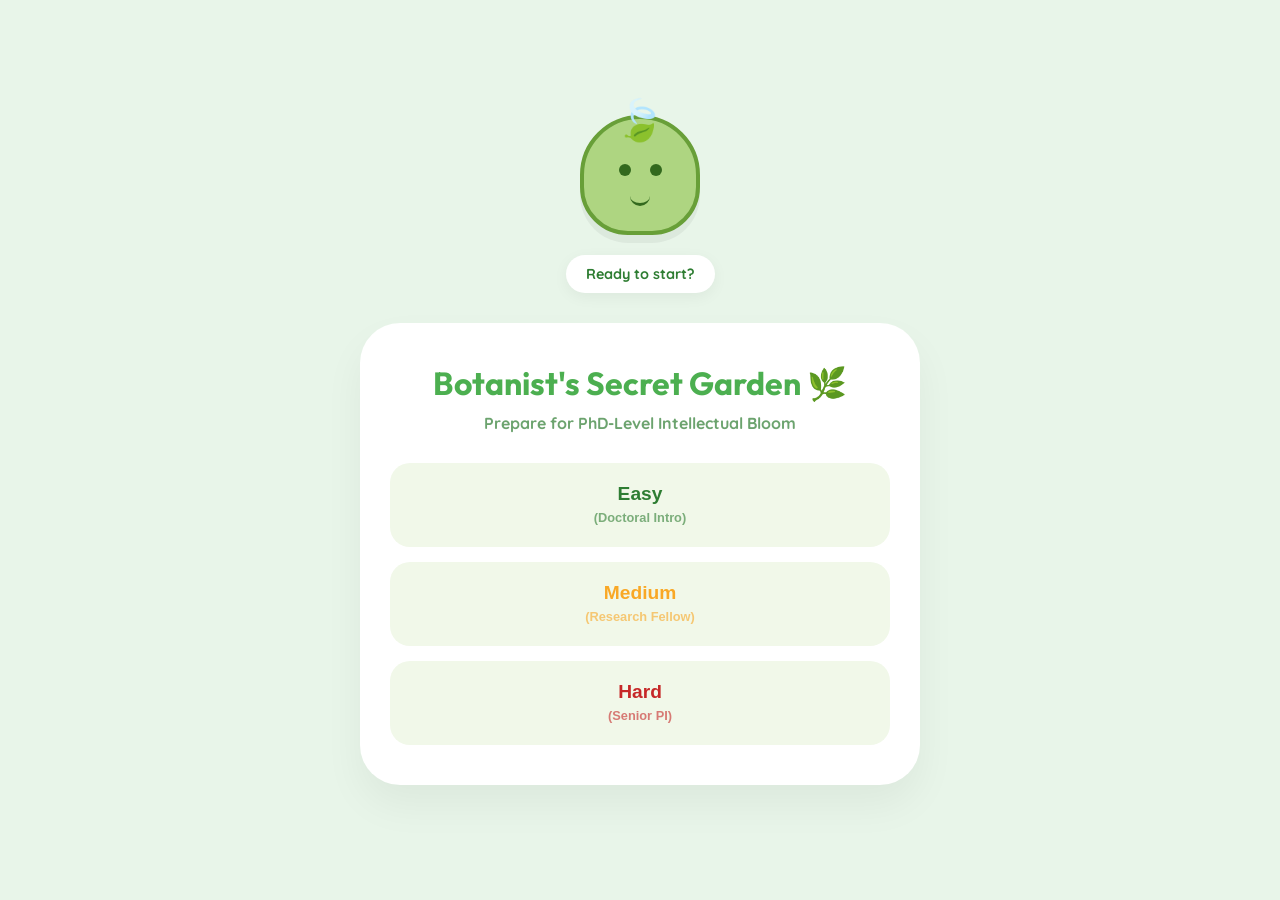
<file: s/botany-quiz-4x7p/index.html>
<!DOCTYPE html>
<html lang="en">

<head>
    <meta charset="UTF-8">
    <meta name="viewport" content="width=device-width, initial-scale=1.0, maximum-scale=1.0, user-scalable=no">
    <title>The Botanist's Exam 🌸</title>
    <link href="https://fonts.googleapis.com/css2?family=Outfit:wght@600&family=Quicksand:wght@500;700&display=swap"
        rel="stylesheet">
    <link rel="stylesheet" href="style.css">
</head>

<body class="theme-neutral">
    <div id="game-container">
        <!-- Character Display Section -->
        <div id="character-section" class="character-area">
            <div id="main-character" class="character-sprout">
                <div class="eyes"></div>
                <div class="mouth"></div>
                <div class="accessory"></div>
            </div>
            <div id="feedback-text" class="feedback-bubble">Ready to start?</div>
        </div>

        <!-- Start/Difficulty Screen -->
        <div id="start-screen" class="screen">
            <h1 class="title">Botanist's Secret Garden 🌿</h1>
            <p class="subtitle">Prepare for PhD-Level Intellectual Bloom</p>
            <div class="difficulty-picker">
                <button class="diff-btn easy" onclick="startGame('EASY')">Easy<br><span>(Doctoral Intro)</span></button>
                <button class="diff-btn medium" onclick="startGame('MEDIUM')">Medium<br><span>(Research
                        Fellow)</span></button>
                <button class="diff-btn hard" onclick="startGame('HARD')">Hard<br><span>(Senior PI)</span></button>
            </div>
        </div>

        <!-- Quiz Screen -->
        <div id="quiz-screen" class="screen hidden">
            <div class="quiz-header">
                <span id="progress-text">Question 1</span>
                <span id="score-text">Score: 0</span>
            </div>
            <div id="question-container">
                <h2 id="question-text">Loading question...</h2>
                <div id="options-container" class="options-grid">
                    <!-- Options injected here -->
                </div>
            </div>
        </div>

        <!-- Results Screen -->
        <div id="results-screen" class="screen hidden">
            <h1 class="final-title">Research Concluded!</h1>
            <div class="final-score-area">
                <span id="final-score-val">0</span>
                <span></span>
            </div>
            <p id="rank-text"></p>
            <button class="reset-btn" onclick="location.reload()">Return to Lab 🧪</button>
        </div>
    </div>

    <!-- Background Elements -->
    <div id="particles-container"></div>

    <script src="main.js"></script>
</body>

</html>
</file>
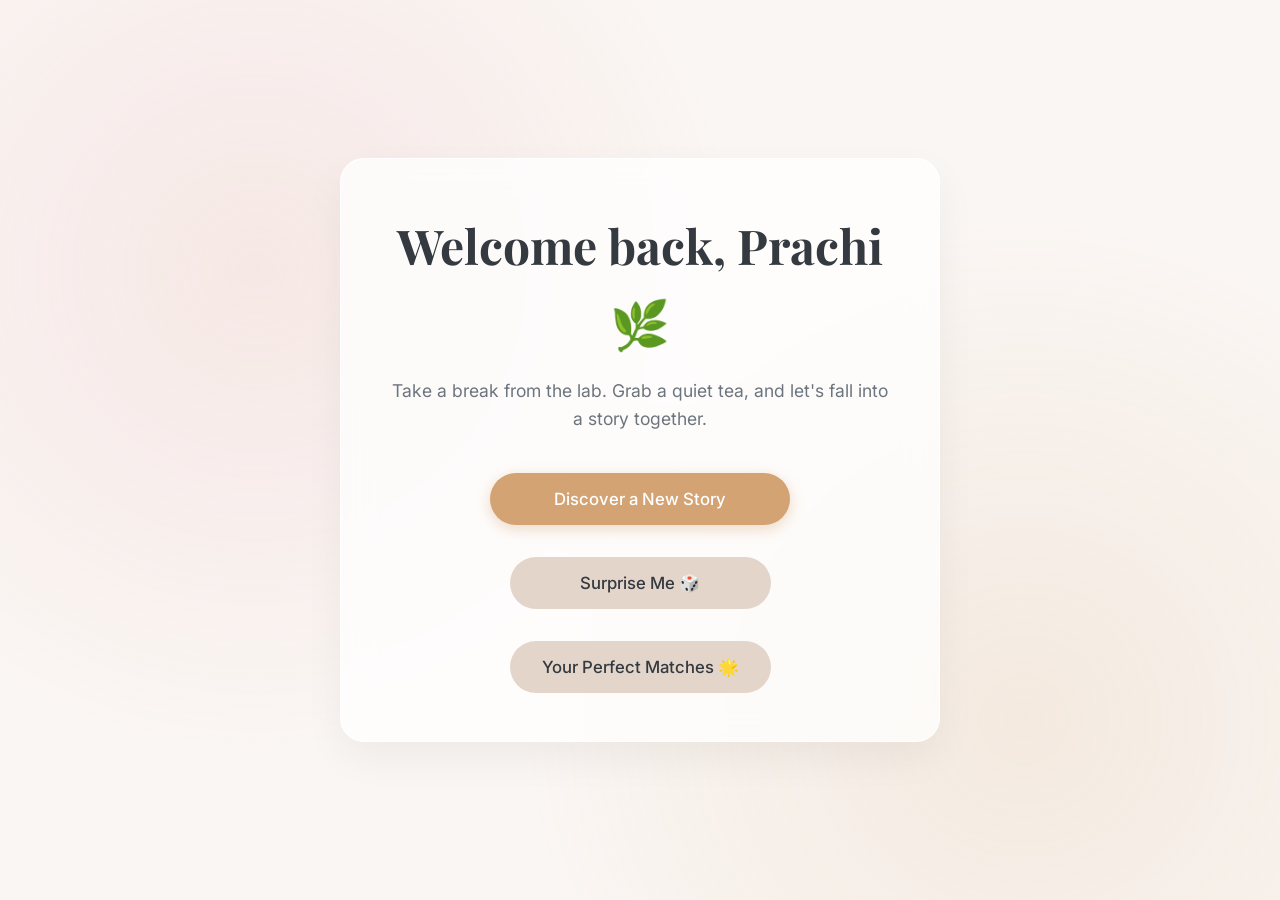
<file: s/novel-reader/index.html>
<!DOCTYPE html>
<html lang="en">

<head>
    <meta charset="UTF-8">
    <meta name="viewport" content="width=device-width, initial-scale=1.0">
    <title>A Lovely Reader</title>
    <link rel="preconnect" href="https://fonts.googleapis.com">
    <link rel="preconnect" href="https://fonts.gstatic.com" crossorigin>
    <link
        href="https://fonts.googleapis.com/css2?family=Inter:wght@300;400;500;600&family=Playfair+Display:ital,wght@0,400;0,500;0,600;1,400&display=swap"
        rel="stylesheet">
    <link rel="stylesheet" href="css/theme.css?v=2">
    <link rel="stylesheet" href="css/quiz.css?v=2">
    <link rel="stylesheet" href="css/reader.css?v=2">
</head>

<body>
    <!-- Floating Background Particles (Theme Element) -->
    <div class="background-particles" id="particles-container"></div>

    <!-- App Container -->
    <main class="app-container">

        <!-- View 1: Welcome & Landing -->
        <section id="view-welcome" class="view active">
            <div class="glass-card welcome-card">
                <h1 class="welcome-title">Welcome back, Prachi 🌿</h1>
                <p class="welcome-subtitle">Take a break from the lab. Grab a quiet tea, and let's fall into a story together.</p>
                <div class="welcome-actions">
                    <button id="btn-start-fresh" class="btn btn-primary">Discover a New Story</button>
                    <div class="welcome-actions">
                        <button id="btn-continue" class="btn btn-secondary hidden">Continue Reading</button>
                        <button id="btn-surprise-me" class="btn btn-secondary">Surprise Me 🎲</button>
                        <button id="btn-skip-quiz" class="btn btn-secondary">Your Perfect Matches 🌟</button>
                    </div>
                </div>
            </div>
        </section>

        <!-- View 2: Quiz Flow -->
        <section id="view-quiz" class="view hidden">
            <div class="glass-card quiz-card">
                <div class="quiz-header">
                    <div class="progress-bar">
                        <div class="progress-fill" id="quiz-progress"></div>
                    </div>
                    <span class="question-tracker" id="quiz-tracker">1 / 4</span>
                </div>
                <div class="quiz-content" id="quiz-content-area">
                    <h2 class="question-text" id="question-text">Loading question...</h2>
                    <div class="options-container" id="options-container">
                        <!-- Options dynamically injected here -->
                    </div>
                </div>
            </div>
        </section>

        <!-- View 3: Recommendation Selection -->
        <section id="view-recommendations" class="view hidden">
            <div class="glass-card recommendations-card">
                <h2 class="section-title">Your Perfect Matches</h2>
                <p class="section-subtitle">Based on your desires, these tales beckon you.</p>

                <div class="novel-list" id="novel-recommendations-list">
                    <!-- Recommended Novels dynamically injected here -->
                </div>
                <button id="btn-restart-quiz" class="btn btn-text mt-4">Retake Quiz</button>
            </div>
        </section>

        <!-- View 4: The Reader -->
        <section id="view-reader" class="view hidden">
            <div class="reader-header">
                <button id="btn-back-to-menu" class="btn-icon" aria-label="Back to Menu">
                    <svg width="24" height="24" viewBox="0 0 24 24" fill="none" class="icon" stroke="currentColor"
                        stroke-width="2" stroke-linecap="round" stroke-linejoin="round">
                        <line x1="19" y1="12" x2="5" y2="12"></line>
                        <polyline points="12 19 5 12 12 5"></polyline>
                    </svg>
                </button>
                <span class="reader-novel-title" id="reader-title">Novel Title</span>
                <div class="reader-settings">
                    <span class="reader-page-indicator" id="reader-page-info">Page 1</span>
                </div>
            </div>

            <div class="reader-body">
                <div class="page-container" id="page-container">
                    <div class="page-content active-page" id="page-text">
                        Loading story...
                    </div>
                </div>
            </div>

            <div class="reader-controls">
                <button id="btn-prev-page" class="btn-nav" disabled>Previous</button>
                <button id="btn-next-page" class="btn-nav">Next page</button>
            </div>
        </section>

    </main>

    <script type="module" src="js/main.js"></script>
</body>

</html>
</file>
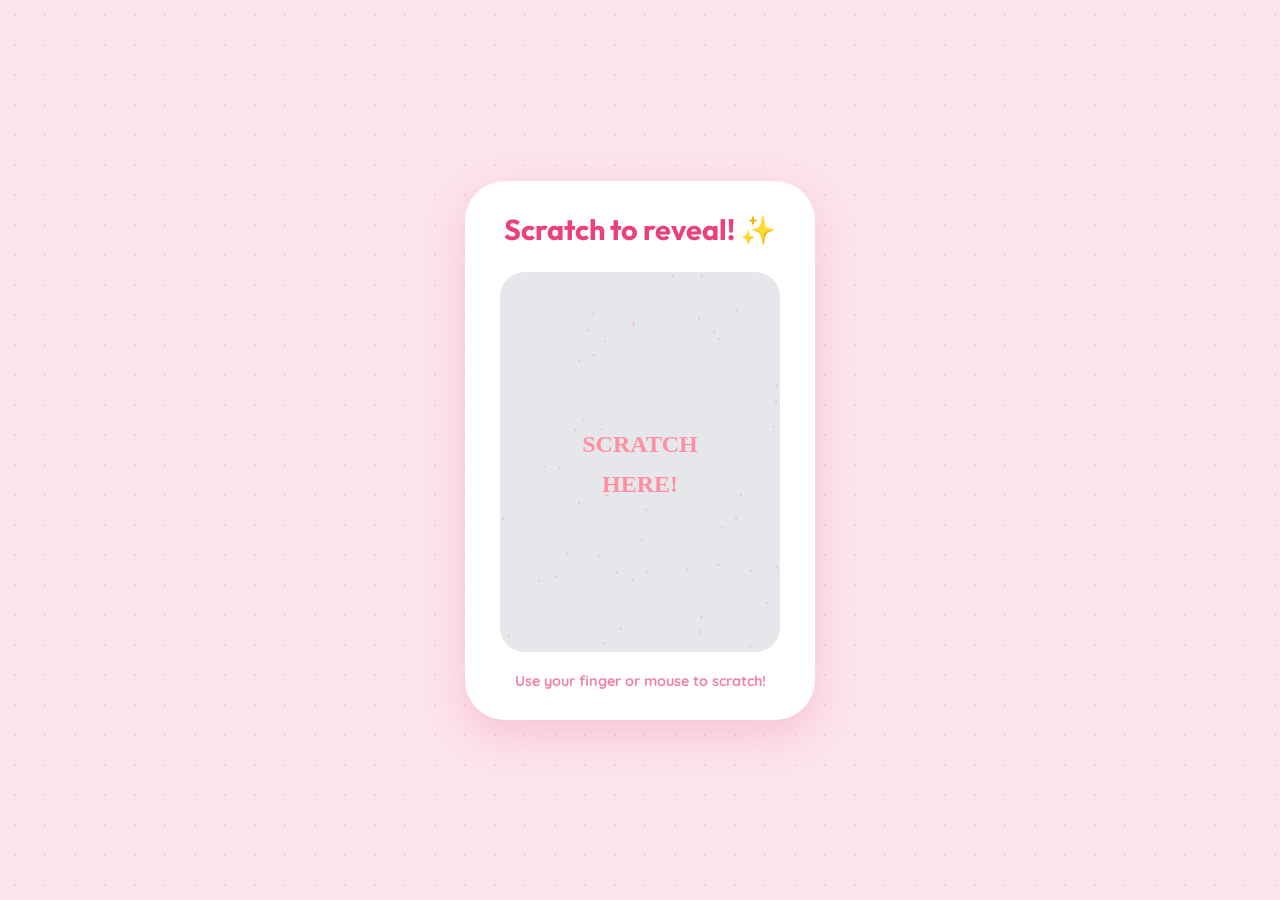
<file: s/secret-msg-4v9x/index.html>
<!DOCTYPE html>
<html lang="en">

<head>
    <meta charset="UTF-8">
    <meta name="viewport" content="width=device-width, initial-scale=1.0, maximum-scale=1.0, user-scalable=no">
    <title>A Secret for You!</title>
    <link href="https://fonts.googleapis.com/css2?family=Quicksand:wght@500;700&family=Outfit:wght@600&display=swap"
        rel="stylesheet">
    <link rel="stylesheet" href="style.css">
</head>

<body>
    <div class="background-decor"></div>

    <div class="card-container">
        <h1 class="title">Scratch to reveal! ✨</h1>

        <div class="scratch-card">
            <!-- Hidden Content (Layer Underneath) -->
            <div class="hidden-content">
                <div class="content-wrapper">
                    <span class="emoji">🎁</span>
                    <h2 class="reveal-title">Special Voucher</h2>
                    <p class="reveal-text">"Good for one Coffee Date & Infinite Hugs!"</p>
                    <p class="reveal-subtext">Valid Forever ❤️</p>
                </div>
            </div>

            <!-- The Scratch Layer (Canvas) -->
            <canvas id="scratch-canvas"></canvas>
        </div>

        <p class="instruction">Use your finger or mouse to scratch!</p>
    </div>

    <script src="main.js"></script>
</body>

</html>
</file>
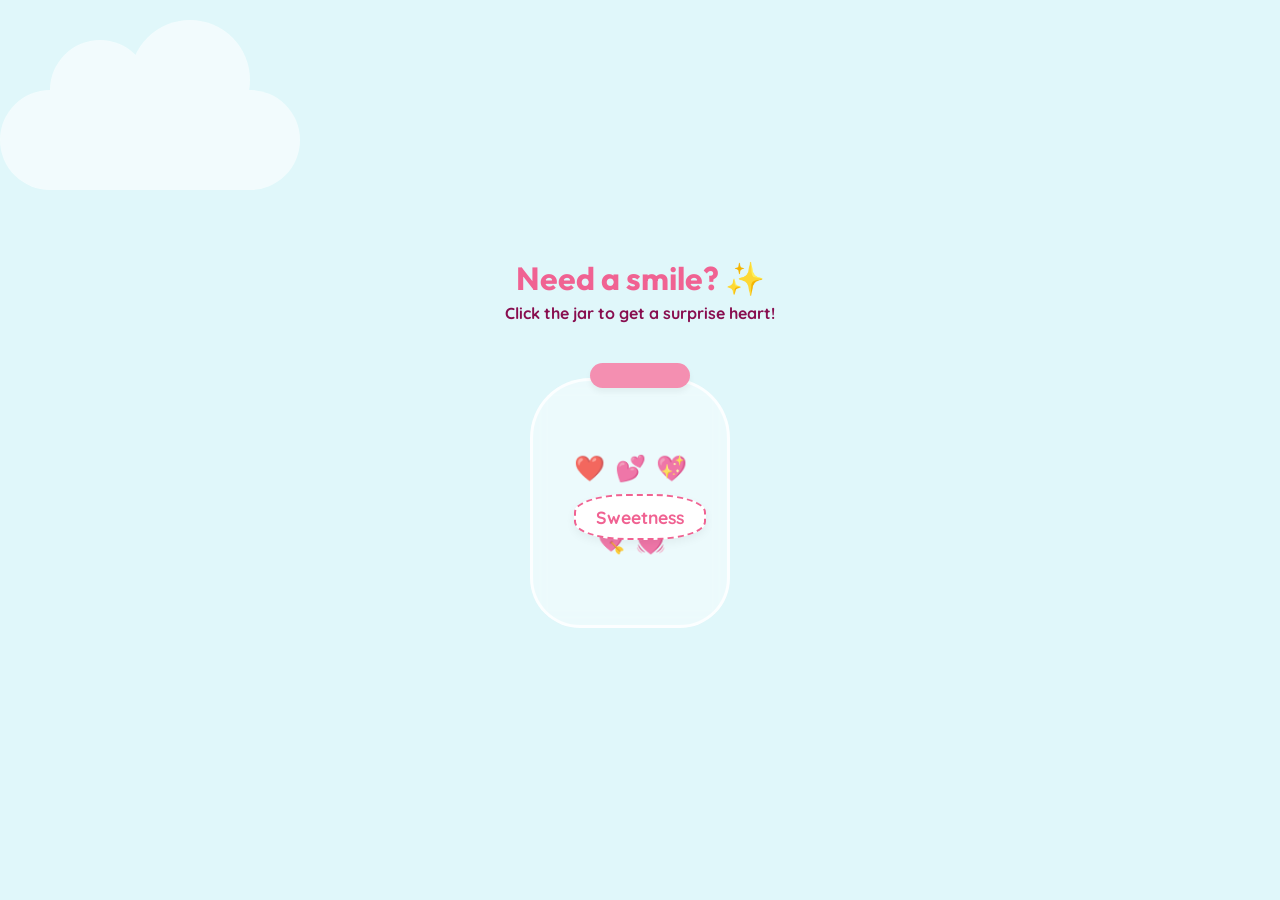
<file: s/sweet-jar-5n7m/index.html>
<!DOCTYPE html>
<html lang="en">

<head>
    <meta charset="UTF-8">
    <meta name="viewport" content="width=device-width, initial-scale=1.0, maximum-scale=1.0, user-scalable=no">
    <title>A Jar Full of Smiles!</title>
    <link href="https://fonts.googleapis.com/css2?family=Outfit:wght@600&family=Quicksand:wght@500;700&display=swap"
        rel="stylesheet">
    <link rel="stylesheet" href="style.css">
</head>

<body>
    <div class="sky-bg">
        <div class="cloud cloud1"></div>
        <div class="cloud cloud2"></div>
    </div>

    <div class="jar-wrapper">
        <h1 class="title">Need a smile? ✨</h1>
        <p class="subtitle">Click the jar to get a surprise heart!</p>

        <div id="jar" class="jar">
            <div class="jar-top"></div>
            <div class="jar-body">
                <!-- Tiny hearts inside the jar -->
                <div class="mini-heart">❤️</div>
                <div class="mini-heart">💕</div>
                <div class="mini-heart">💖</div>
                <div class="mini-heart">💘</div>
                <div class="mini-heart">💓</div>
            </div>
            <div class="label">Sweetness</div>
        </div>

        <div id="heart-container"></div>
    </div>

    <script src="main.js"></script>
</body>

</html>
</file>
<file: s/botany-quiz-4x7p/style.css>
:root {
    --neutral-bg: #e8f5e9;
    --positive-bg: #fff9c4;
    --negative-bg: #cfd8dc;

    --primary: #4caf50;
    --accent: #ffeb3b;
    --error: #ef5350;
    --text: #2e7d32;
    --white: #ffffff;
}

* {
    box-sizing: border-box;
    margin: 0;
    padding: 0;
    -webkit-tap-highlight-color: transparent;
}

body {
    transition: background-color 0.8s ease, filter 0.5s ease;
    font-family: 'Quicksand', sans-serif;
    height: 100vh;
    display: flex;
    justify-content: center;
    align-items: center;
    overflow: hidden;
    color: var(--text);
}

body.theme-neutral {
    background-color: var(--neutral-bg);
}

body.theme-positive {
    background-color: var(--positive-bg);
}

body.theme-negative {
    background-color: var(--negative-bg);
    filter: grayscale(0.4);
}

#game-container {
    width: 100%;
    max-width: 600px;
    padding: 20px;
    z-index: 10;
    display: flex;
    flex-direction: column;
    align-items: center;
}

/* --- Character Area --- */
.character-area {
    margin-bottom: 30px;
    display: flex;
    flex-direction: column;
    align-items: center;
    position: relative;
}

.character-sprout {
    width: 120px;
    height: 120px;
    background: #aed581;
    border-radius: 50% 50% 40% 40%;
    position: relative;
    border: 4px solid #689f38;
    box-shadow: 0 8px 0 rgba(0, 0, 0, 0.05);
    transition: all 0.5s cubic-bezier(0.175, 0.885, 0.32, 1.275);
    animation: idle 3s infinite ease-in-out;
}

.character-sprout::before {
    /* Leaf on top */
    content: '🍃';
    position: absolute;
    top: -25px;
    left: 50%;
    transform: translateX(-50%);
    font-size: 2.5rem;
}

.character-sprout .eyes {
    position: absolute;
    top: 40%;
    left: 0;
    width: 100%;
    display: flex;
    justify-content: space-around;
    padding: 0 25px;
}

.character-sprout .eyes::before,
.character-sprout .eyes::after {
    content: '';
    width: 12px;
    height: 12px;
    background: #33691e;
    border-radius: 50%;
}

.character-sprout .mouth {
    position: absolute;
    bottom: 25px;
    left: 50%;
    transform: translateX(-50%);
    width: 20px;
    height: 10px;
    border-bottom: 3px solid #33691e;
    border-radius: 0 0 10px 10px;
}

/* States */
.happy .character-sprout {
    background: #d4e157;
    transform: scale(1.1) rotate(5deg);
}

.happy .character-sprout .mouth {
    height: 15px;
    background: #33691e;
    border-radius: 50% 50% 10% 10%;
    border: none;
}

.sad .character-sprout {
    background: #90a4ae;
    transform: scale(0.9) rotate(-10deg);
    filter: contrast(0.8);
}

.sad .character-sprout .mouth {
    border-bottom: none;
    border-top: 3px solid #37474f;
    border-radius: 10px 10px 0 0;
}

.sad .character-sprout::before {
    content: '🍂';
}

.feedback-bubble {
    margin-top: 20px;
    background: var(--white);
    padding: 10px 20px;
    border-radius: 20px;
    font-weight: 700;
    box-shadow: 0 4px 15px rgba(0, 0, 0, 0.05);
    position: relative;
    font-size: 0.9rem;
}

/* --- Screens --- */
.screen {
    width: 100%;
    background: var(--white);
    padding: 40px 30px;
    border-radius: 40px;
    box-shadow: 0 20px 40px rgba(0, 0, 0, 0.05);
    text-align: center;
    transition: opacity 0.5s ease;
}

.hidden {
    display: none !important;
    opacity: 0;
}

.title {
    font-family: 'Outfit', sans-serif;
    color: var(--primary);
    margin-bottom: 10px;
}

.subtitle {
    margin-bottom: 30px;
    font-weight: 700;
    opacity: 0.7;
}

/* --- Difficulty Picker --- */
.difficulty-picker {
    display: flex;
    flex-direction: column;
    gap: 15px;
}

.diff-btn {
    padding: 20px;
    border: none;
    border-radius: 20px;
    font-weight: 700;
    font-size: 1.2rem;
    cursor: pointer;
    transition: transform 0.2s, background 0.3s;
    background: #f1f8e9;
}

.diff-btn span {
    font-size: 0.8rem;
    opacity: 0.6;
}

.diff-btn.easy {
    color: #2e7d32;
}

.diff-btn.medium {
    color: #f9a825;
}

.diff-btn.hard {
    color: #c62828;
}

.diff-btn:hover {
    transform: translateY(-3px);
    background: #fff;
    box-shadow: 0 10px 20px rgba(0, 0, 0, 0.05);
}

/* --- Question Area --- */
.quiz-header {
    display: flex;
    justify-content: space-between;
    margin-bottom: 20px;
    font-weight: 700;
    font-size: 0.8rem;
    color: var(--primary);
}

#question-text {
    font-size: 1.2rem;
    margin-bottom: 25px;
    font-family: 'Outfit', sans-serif;
}

.options-grid {
    display: grid;
    gap: 10px;
}

.option-btn {
    padding: 15px;
    background: #f1f8e9;
    border: 2px solid transparent;
    border-radius: 15px;
    cursor: pointer;
    font-weight: 500;
    font-size: 0.9rem;
    transition: all 0.3s;
    text-align: left;
}

.option-btn:hover {
    background: #fff;
    border-color: var(--primary);
}

.option-btn.correct {
    background: #c8e6c9;
    border-color: var(--primary);
    color: #1b5e20;
}

.option-btn.wrong {
    background: #ffcdd2;
    border-color: var(--error);
    color: #b71c1c;
}

/* --- Animations --- */
@keyframes idle {

    0%,
    100% {
        transform: translateY(0);
    }

    50% {
        transform: translateY(-5px);
    }
}

@keyframes shake {

    0%,
    100% {
        transform: translateX(0);
    }

    25% {
        transform: translateX(-5px);
    }

    75% {
        transform: translateX(5px);
    }
}

.shake {
    animation: shake 0.3s linear 3;
}

/* Result screen components */
.final-score-area {
    font-size: 4rem;
    font-family: 'Outfit', sans-serif;
    color: var(--primary);
    margin: 20px 0;
}

.final-score-area span {
    font-size: 2rem;
    opacity: 0.6;
}

.reset-btn {
    background: var(--primary);
    color: white;
    padding: 15px 30px;
    border-radius: 30px;
    border: none;
    cursor: pointer;
    font-size: 1.1rem;
    font-weight: 700;
}
</file>
<file: s/novel-reader/css/theme.css>
/* =========================================
   Theme CSS - Color Tokens & Global Styles
   ========================================= */

:root {
    /* Color Palette - Elegant & Romantic */
    --clr-bg: #FAF6F3;
    --clr-surface: rgba(255, 255, 255, 0.75);
    --clr-surface-border: rgba(255, 255, 255, 0.9);
    --clr-primary: #D4A373;
    /* Warm blush/sand */
    --clr-primary-hover: #C59363;
    --clr-secondary: #E3D5CA;
    --clr-secondary-hover: #D5C5B8;

    --clr-text-main: #343A40;
    --clr-text-muted: #6C757D;
    --clr-text-novel: #2B2B2B;

    --clr-accent: #E5989B;
    /* Sweet soft pink accent */
    --clr-shadow: rgba(0, 0, 0, 0.05);

    /* Typography */
    --font-ui: 'Inter', system-ui, sans-serif;
    --font-roman: 'Playfair Display', serif;

    /* Transitions */
    --transition-fast: 0.2s ease;
    --transition-smooth: 0.4s cubic-bezier(0.25, 0.46, 0.45, 0.94);
}

* {
    margin: 0;
    padding: 0;
    box-sizing: border-box;
}

body {
    background-color: var(--clr-bg);
    color: var(--clr-text-main);
    font-family: var(--font-ui);
    line-height: 1.6;
    overflow-x: hidden;
    min-height: 100vh;
    display: flex;
    justify-content: center;
    align-items: center;
    position: relative;
}

/* --- Floating Background Elements --- */
.background-particles {
    position: fixed;
    top: 0;
    left: 0;
    width: 100vw;
    height: 100vh;
    z-index: -1;
    overflow: hidden;
    pointer-events: none;
    /* Soft glowing gradient blobs */
    background: radial-gradient(circle at 20% 30%, rgba(229, 152, 155, 0.15) 0%, transparent 40%),
        radial-gradient(circle at 80% 80%, rgba(212, 163, 115, 0.15) 0%, transparent 40%);
}

.particle {
    position: absolute;
    border-radius: 50%;
    background-color: rgba(255, 255, 255, 0.4);
    box-shadow: 0 0 10px rgba(255, 255, 255, 0.2);
    animation: float-up linear infinite;
}

@keyframes float-up {
    from {
        transform: translateY(100vh) scale(0.8);
        opacity: 0;
    }

    10% {
        opacity: 1;
    }

    90% {
        opacity: 1;
    }

    to {
        transform: translateY(-20vh) scale(1.2);
        opacity: 0;
    }
}

/* APP SHELL */
.app-container {
    width: 100%;
    max-width: 800px;
    height: 100vh;
    display: flex;
    flex-direction: column;
    justify-content: center;
    position: relative;
}

@media (min-width: 850px) {
    .app-container {
        height: 90vh;
        /* Floating container feeling on desktop */
    }
}

/* View Toggling */
.view {
    display: none;
    width: 100%;
    height: 100%;
    opacity: 0;
    animation: fadeIn var(--transition-smooth) forwards;
}

.view.active {
    display: flex;
    flex-direction: column;
    justify-content: center;
    align-items: center;
}

.view.hidden {
    display: none !important;
}

@keyframes fadeIn {
    from {
        opacity: 0;
        transform: translateY(10px);
    }

    to {
        opacity: 1;
        transform: translateY(0);
    }
}

/* --- Glassmorphism Cards --- */
.glass-card {
    background: var(--clr-surface);
    backdrop-filter: blur(16px);
    -webkit-backdrop-filter: blur(16px);
    border: 1px solid var(--clr-surface-border);
    border-radius: 24px;
    box-shadow: 0 16px 40px var(--clr-shadow);
    padding: 3rem;
    width: 90%;
    max-width: 600px;
    margin: 0 auto;
    text-align: center;
}

/* --- Buttons --- */
.btn {
    font-family: var(--font-ui);
    padding: 1rem 2rem;
    font-size: 1.05rem;
    font-weight: 500;
    border-radius: 50px;
    border: none;
    cursor: pointer;
    transition: all var(--transition-fast);
    outline: none;
    display: inline-flex;
    align-items: center;
    justify-content: center;
    width: 100%;
    max-width: 300px;
}

.btn:active {
    transform: scale(0.98);
}

.btn-primary {
    background-color: var(--clr-primary);
    color: white;
    box-shadow: 0 4px 15px rgba(212, 163, 115, 0.4);
}

.btn-primary:hover {
    background-color: var(--clr-primary-hover);
    box-shadow: 0 6px 20px rgba(212, 163, 115, 0.6);
}

.btn-secondary {
    background-color: var(--clr-secondary);
    color: var(--clr-text-main);
    margin-top: 1rem;
}

.btn-secondary:hover {
    background-color: var(--clr-secondary-hover);
}

.btn-text {
    background: transparent;
    color: var(--clr-text-muted);
    text-decoration: underline;
    text-underline-offset: 4px;
    padding: 0.5rem 1rem;
}

.btn-text:hover {
    color: var(--clr-text-main);
}

.hidden {
    display: none !important;
}

.mt-4 {
    margin-top: 1.5rem;
    flex-shrink: 0;
}

/* --- Welcome View specific --- */
.welcome-title {
    font-family: var(--font-roman);
    font-size: 3rem;
    color: var(--clr-text-main);
    margin-bottom: 1rem;
}

.welcome-subtitle {
    font-size: 1.1rem;
    color: var(--clr-text-muted);
    margin-bottom: 2.5rem;
}

.welcome-actions {
    display: flex;
    flex-direction: column;
    align-items: center;
    gap: 1rem;
}
</file>
<file: s/novel-reader/css/quiz.css>
/* =========================================
   Quiz styles - For MCQ flow
   ========================================= */

/* Overriding default glass-card for quiz specifics */
.quiz-card {
    display: flex;
    flex-direction: column;
    padding: 2.5rem;
    position: relative;
    overflow: hidden;
}

/* Progress bar header */
.quiz-header {
    display: flex;
    align-items: center;
    justify-content: space-between;
    margin-bottom: 2rem;
}

.progress-bar {
    width: 80%;
    height: 6px;
    background-color: var(--clr-secondary);
    border-radius: 4px;
    overflow: hidden;
    position: relative;
}

.progress-fill {
    position: absolute;
    top: 0;
    left: 0;
    bottom: 0;
    width: 0%;
    /* Dynamic via JS */
    background-color: var(--clr-primary);
    border-radius: 4px;
    transition: width 0.6s cubic-bezier(0.85, 0, 0.15, 1);
}

.question-tracker {
    font-size: 0.9rem;
    font-weight: 600;
    color: var(--clr-text-muted);
}

/* Question Area */
.quiz-content {
    display: flex;
    flex-direction: column;
    text-align: left;
    min-height: 250px;
    opacity: 1;
    transition: opacity 0.3s ease;
}

.quiz-content.fade-out {
    opacity: 0;
}

.question-text {
    font-family: var(--font-roman);
    font-size: 2rem;
    color: var(--clr-text-main);
    margin-bottom: 2rem;
    line-height: 1.3;
}

/* Option Buttons */
.options-container {
    display: flex;
    flex-direction: column;
    gap: 1rem;
}

.btn-option {
    background-color: transparent;
    border: 1px solid var(--clr-secondary);
    border-radius: 16px;
    padding: 1.25rem 1.5rem;
    font-size: 1.1rem;
    font-family: var(--font-ui);
    color: var(--clr-text-main);
    text-align: left;
    cursor: pointer;
    transition: all 0.3s cubic-bezier(0.25, 0.46, 0.45, 0.94);
    box-shadow: 0 4px 6px transparent;
}

.btn-option:hover {
    background-color: var(--clr-surface);
    border-color: var(--clr-primary);
    transform: translateX(6px);
    box-shadow: -4px 4px 15px rgba(212, 163, 115, 0.1);
}

.btn-option:active {
    transform: translateX(4px) scale(0.98);
}

/* --- Recommendation Selection View --- */
.recommendations-card {
    padding: 3rem;
    max-height: 90vh;
    /* Adjust for padding/margins */
    overflow-y: auto;
    box-sizing: border-box;
    /* Soft scrollbar for elegance */
    scrollbar-width: thin;
    scrollbar-color: var(--clr-secondary) transparent;
}

.section-title {
    font-family: var(--font-roman);
    font-size: 2.5rem;
    margin-bottom: 0.5rem;
}

.section-subtitle {
    font-size: 1.05rem;
    color: var(--clr-text-muted);
    margin-bottom: 2.5rem;
}

.novel-list {
    display: grid;
    grid-template-columns: 1fr;
    gap: 1.5rem;
    text-align: left;
}

@media (min-width: 600px) {

    /* If exactly two options are shown, this grid looks great */
    .novel-list {
        grid-template-columns: 1fr 1fr;
    }
}

.novel-item {
    background: var(--clr-bg);
    border: 1px solid var(--clr-secondary);
    border-radius: 16px;
    padding: 1.5rem;
    cursor: pointer;
    transition: all 0.3s ease;
    display: flex;
    flex-direction: column;
    justify-content: center;
    position: relative;
    overflow: hidden;
}

.novel-item:hover {
    border-color: var(--clr-primary);
    box-shadow: 0 8px 25px rgba(212, 163, 115, 0.15);
    transform: translateY(-4px);
}

.novel-title {
    font-family: var(--font-roman);
    font-size: 1.4rem;
    font-weight: 600;
    margin-bottom: 0.25rem;
    color: var(--clr-text-main);
}

.novel-author {
    font-size: 0.9rem;
    color: var(--clr-text-muted);
    font-style: italic;
    margin-bottom: 1rem;
}

.novel-match {
    background: #EAF0E2;
    color: #5B7A46;
    font-size: 0.75rem;
    font-weight: 600;
    padding: 4px 8px;
    border-radius: 20px;
    display: inline-block;
    width: max-content;
}
</file>
<file: s/novel-reader/css/reader.css>
/* =========================================
   Reader View - Typography & Book Layout
   ========================================= */

#view-reader {
    background-color: var(--clr-bg);
    width: 100%;
    height: 100%;
    margin: 0;
    padding: 0;
    display: flex;
    flex-direction: column;
    justify-content: space-between;
    transition: background-color 0.4s ease;

    /* Elegant book-like shadow border inside */
    box-shadow: inset 0 0 100px rgba(0, 0, 0, 0.03);
    border-radius: 24px;
    overflow: hidden;
}

#view-reader.active {
    align-items: stretch;
}

/* Header Navbar */
.reader-header {
    height: 70px;
    display: flex;
    align-items: center;
    justify-content: space-between;
    padding: 0 1.5rem;
    background: linear-gradient(to bottom, var(--clr-bg) 70%, transparent);
    z-index: 10;
    width: 100%;
}

.btn-icon {
    background: none;
    border: none;
    color: var(--clr-text-muted);
    cursor: pointer;
    padding: 0.5rem;
    border-radius: 50%;
    transition: all 0.2s ease;
}

.btn-icon:hover {
    background: var(--clr-secondary);
    color: var(--clr-text-main);
}

.reader-novel-title {
    font-family: var(--font-roman);
    font-size: 1.2rem;
    font-weight: 600;
    color: var(--clr-text-muted);
    letter-spacing: 0.5px;
}

.reader-page-indicator {
    font-size: 0.85rem;
    font-weight: 500;
    color: var(--clr-text-muted);
    background: var(--clr-secondary);
    padding: 4px 12px;
    border-radius: 12px;
}

/* Main Body - The Page Content */
.reader-body {
    flex: 1;
    display: flex;
    justify-content: center;
    align-items: flex-start;
    overflow-y: auto;
    overflow-x: hidden;
    padding: 2rem 1.5rem;
    margin: 0 auto;
    width: 100%;
    max-width: 800px;
    position: relative;
    /* Soft scrollbar for elegance */
    scrollbar-width: thin;
    scrollbar-color: var(--clr-secondary) transparent;
}

.page-container {
    width: 100%;
    position: relative;
    perspective: 1200px;
    /* For 3D page flip effect if desired */
}

/* Base page formatting */
.page-content {
    font-family: var(--font-roman);
    font-size: 1.35rem;
    /* Larger comfortable reading size */
    line-height: 1.8;
    color: var(--clr-text-novel);
    text-align: justify;
    word-break: break-word;
    /* initial state for transitions */
    opacity: 0;
    position: absolute;
    top: 0;
    left: 0;
    right: 0;
    visibility: hidden;
}

.page-content.active-page {
    position: relative;
    opacity: 1;
    visibility: visible;
}

.page-content p {
    margin-bottom: 1.5rem;
    text-indent: 1.5rem;
    /* Classic novel indent */
}

.page-content p:first-of-type {
    text-indent: 0;
    /* First paragraph isn't indented */
}

/* Novel Chapter Title Heading Formats */
.page-content h2,
.page-content h3 {
    text-align: center;
    margin-top: 2rem;
    margin-bottom: 3rem;
    font-weight: 500;
    text-indent: 0;
}

/* --- Page Turn Animations --- */

/* Sliding Left (Next Page) */
.slide-in-right {
    animation: slideInRight 0.5s cubic-bezier(0.25, 0.46, 0.45, 0.94) forwards;
}

.slide-out-left {
    animation: slideOutLeft 0.5s cubic-bezier(0.25, 0.46, 0.45, 0.94) forwards;
}

/* Sliding Right (Previous Page) */
.slide-in-left {
    animation: slideInLeft 0.5s cubic-bezier(0.25, 0.46, 0.45, 0.94) forwards;
}

.slide-out-right {
    animation: slideOutRight 0.5s cubic-bezier(0.25, 0.46, 0.45, 0.94) forwards;
}

@keyframes slideInRight {
    from {
        opacity: 0;
        transform: translateX(50px);
    }

    to {
        opacity: 1;
        transform: translateX(0);
    }
}

@keyframes slideOutLeft {
    from {
        opacity: 1;
        transform: translateX(0);
    }

    to {
        opacity: 0;
        transform: translateX(-50px);
    }
}

@keyframes slideInLeft {
    from {
        opacity: 0;
        transform: translateX(-50px);
    }

    to {
        opacity: 1;
        transform: translateX(0);
    }
}

@keyframes slideOutRight {
    from {
        opacity: 1;
        transform: translateX(0);
    }

    to {
        opacity: 0;
        transform: translateX(50px);
    }
}

/* Reader Controls (Bottom) */
.reader-controls {
    height: 80px;
    display: flex;
    justify-content: space-between;
    align-items: center;
    padding: 0 2rem;
    max-width: 800px;
    width: 100%;
    margin: 0 auto;
}

.btn-nav {
    background: transparent;
    border: none;
    color: var(--clr-primary);
    font-family: var(--font-ui);
    font-size: 1rem;
    font-weight: 500;
    cursor: pointer;
    text-transform: uppercase;
    letter-spacing: 1px;
    padding: 0.5rem 1rem;
    border-radius: 4px;
    transition: all 0.2s ease;
}

.btn-nav:hover:not(:disabled) {
    background: rgba(212, 163, 115, 0.1);
}

.btn-nav:disabled {
    color: var(--clr-text-muted);
    opacity: 0.5;
    cursor: not-allowed;
}
</file>
<file: s/secret-msg-4v9x/style.css>
:root {
    --bg-color: #fce4ec;
    --primary: #f06292;
    --accent: #ec407a;
    --text-dark: #4a2c40;
    --white: #ffffff;
    --shadow: rgba(236, 64, 122, 0.2);
}

* {
    box-sizing: border-box;
    margin: 0;
    padding: 0;
    -webkit-tap-highlight-color: transparent;
}

body {
    background-color: var(--bg-color);
    font-family: 'Quicksand', sans-serif;
    color: var(--text-dark);
    height: 100vh;
    display: flex;
    justify-content: center;
    align-items: center;
    overflow: hidden;
    position: relative;
    touch-action: none;
    /* Prevents scrolling while scratching */
}

/* --- Decorative Background --- */
.background-decor {
    position: absolute;
    top: 0;
    left: 0;
    width: 100%;
    height: 100%;
    background-image: radial-gradient(var(--accent) 1px, transparent 1px);
    background-size: 30px 30px;
    opacity: 0.15;
    z-index: 0;
}

.card-container {
    background: var(--white);
    padding: 30px;
    border-radius: 40px;
    box-shadow: 0 15px 40px var(--shadow);
    text-align: center;
    width: 350px;
    max-width: 90%;
    position: relative;
    z-index: 10;
}

.title {
    font-family: 'Outfit', sans-serif;
    color: var(--accent);
    margin-bottom: 25px;
    font-size: 1.8rem;
    animation: fadeIn 1s ease-in;
}

/* --- Scratch Layer Layout --- */
.scratch-card {
    position: relative;
    width: 280px;
    height: 380px;
    margin: 0 auto;
    background: #fff;
    border-radius: 25px;
    overflow: hidden;
    box-shadow: inset 0 0 15px rgba(0, 0, 0, 0.05);
}

.hidden-content {
    position: absolute;
    top: 0;
    left: 0;
    width: 100%;
    height: 100%;
    display: flex;
    justify-content: center;
    align-items: center;
    background: linear-gradient(135deg, #fffcfd 0%, #fff0f5 100%);
    z-index: 1;
}

.content-wrapper {
    padding: 20px;
}

.emoji {
    font-size: 4rem;
    display: block;
    margin-bottom: 10px;
    animation: bounce 2s infinite;
}

.reveal-title {
    font-family: 'Outfit', sans-serif;
    color: var(--accent);
    margin-bottom: 10px;
    font-size: 1.5rem;
}

.reveal-text {
    font-size: 1.1rem;
    font-weight: 700;
    color: var(--text-dark);
    margin-bottom: 5px;
}

.reveal-subtext {
    font-size: 0.9rem;
    color: var(--primary);
    font-style: italic;
}

#scratch-canvas {
    position: absolute;
    top: 0;
    left: 0;
    width: 100%;
    height: 100%;
    z-index: 2;
    cursor: crosshair;
}

.instruction {
    margin-top: 20px;
    font-size: 0.9rem;
    font-weight: 700;
    color: var(--primary);
    opacity: 0.8;
}

@keyframes fadeIn {
    from {
        opacity: 0;
        transform: translateY(-10px);
    }

    to {
        opacity: 1;
        transform: translateY(0);
    }
}

@keyframes bounce {

    0%,
    100% {
        transform: translateY(0);
    }

    50% {
        transform: translateY(-10px);
    }
}
</file>
<file: s/sweet-jar-5n7m/style.css>
:root {
    --sky-color: #e0f7fa;
    --primary: #f8bbd0;
    --accent: #f06292;
    --jar-glass: rgba(255, 255, 255, 0.4);
    --jar-border: rgba(255, 255, 255, 0.8);
    --text: #4a2c40;
}

* {
    box-sizing: border-box;
    margin: 0;
    padding: 0;
}

body {
    background-color: var(--sky-color);
    font-family: 'Quicksand', sans-serif;
    color: var(--text);
    height: 100vh;
    display: flex;
    justify-content: center;
    align-items: center;
    overflow: hidden;
    position: relative;
}

.sky-bg {
    position: absolute;
    width: 100%;
    height: 100%;
    z-index: 0;
}

/* --- Clouds Background --- */
.cloud {
    background: #fff;
    width: 300px;
    height: 100px;
    border-radius: 50px;
    position: absolute;
    opacity: 0.6;
}

.cloud::after,
.cloud::before {
    content: '';
    background: #fff;
    position: absolute;
    border-radius: 50%;
}

.cloud::after {
    width: 100px;
    height: 100px;
    top: -50px;
    left: 50px;
}

.cloud::before {
    width: 120px;
    height: 120px;
    top: -70px;
    right: 50px;
}

.cloud1 {
    top: 10%;
    animation: drift 40s linear infinite;
}

.cloud2 {
    top: 60%;
    right: -300px;
    animation: drift 50s linear infinite reverse;
}

@keyframes drift {
    0% {
        left: -300px;
    }

    100% {
        left: 100%;
    }
}

/* --- Jar Styling --- */
.jar-wrapper {
    text-align: center;
    z-index: 10;
    position: relative;
    width: 100%;
    max-width: 400px;
}

.title {
    font-family: 'Outfit', sans-serif;
    color: var(--accent);
    margin-bottom: 5px;
    font-size: 2rem;
}

.subtitle {
    font-size: 1rem;
    font-weight: 700;
    color: #880e4f;
    margin-bottom: 40px;
}

.jar {
    width: 220px;
    height: 280px;
    margin: 0 auto;
    position: relative;
    cursor: pointer;
    transition: transform 0.2s cubic-bezier(0.175, 0.885, 0.32, 1.275);
}

.jar:active {
    transform: scale(0.95) rotate(5deg);
}

.jar-top {
    width: 100px;
    height: 25px;
    background: #f48fb1;
    border-radius: 50px;
    margin: 0 auto;
    position: relative;
    z-index: 5;
    box-shadow: 0 4px 6px rgba(0, 0, 0, 0.05);
}

.jar-body {
    width: 200px;
    height: 250px;
    background: var(--jar-glass);
    backdrop-filter: blur(8px);
    border: 3px solid var(--jar-border);
    border-radius: 60px 60px 50px 50px;
    margin-top: -10px;
    position: relative;
    overflow: hidden;
    display: flex;
    flex-wrap: wrap;
    justify-content: center;
    align-items: center;
    padding: 50px 20px;
}

.label {
    position: absolute;
    top: 55%;
    left: 50%;
    transform: translate(-50%, -50%);
    background: #fff;
    padding: 10px 20px;
    font-size: 1.1rem;
    font-weight: 700;
    color: var(--accent);
    border-radius: 40%;
    box-shadow: 0 4px 10px rgba(0, 0, 0, 0.05);
    border: 2px dashed var(--accent);
    pointer-events: none;
}

.mini-heart {
    font-size: 25px;
    margin: 5px;
    opacity: 0.8;
}

/* --- Floating Message Heart --- */
.pop-heart {
    position: absolute;
    background: #fff;
    padding: 20px;
    border-radius: 20px;
    box-shadow: 0 10px 25px rgba(240, 98, 146, 0.2);
    min-width: 200px;
    text-align: center;
    pointer-events: none;
    animation: popOut 1.5s ease-out forwards;
    z-index: 100;
}

.pop-heart::before {
    content: '❤️';
    display: block;
    font-size: 2rem;
    margin-bottom: 10px;
}

.msg-text {
    font-weight: 700;
    font-size: 1.1rem;
    color: var(--text);
}

@keyframes popOut {
    0% {
        opacity: 0;
        transform: translateY(0) scale(0.5) rotate(0);
    }

    30% {
        opacity: 1;
        transform: translateY(-120px) scale(1.1) rotate(10deg);
    }

    80% {
        opacity: 1;
        transform: translateY(-140px) scale(1) rotate(0deg);
    }

    100% {
        opacity: 0;
        transform: translateY(-180px) scale(0.8);
    }
}
</file>
